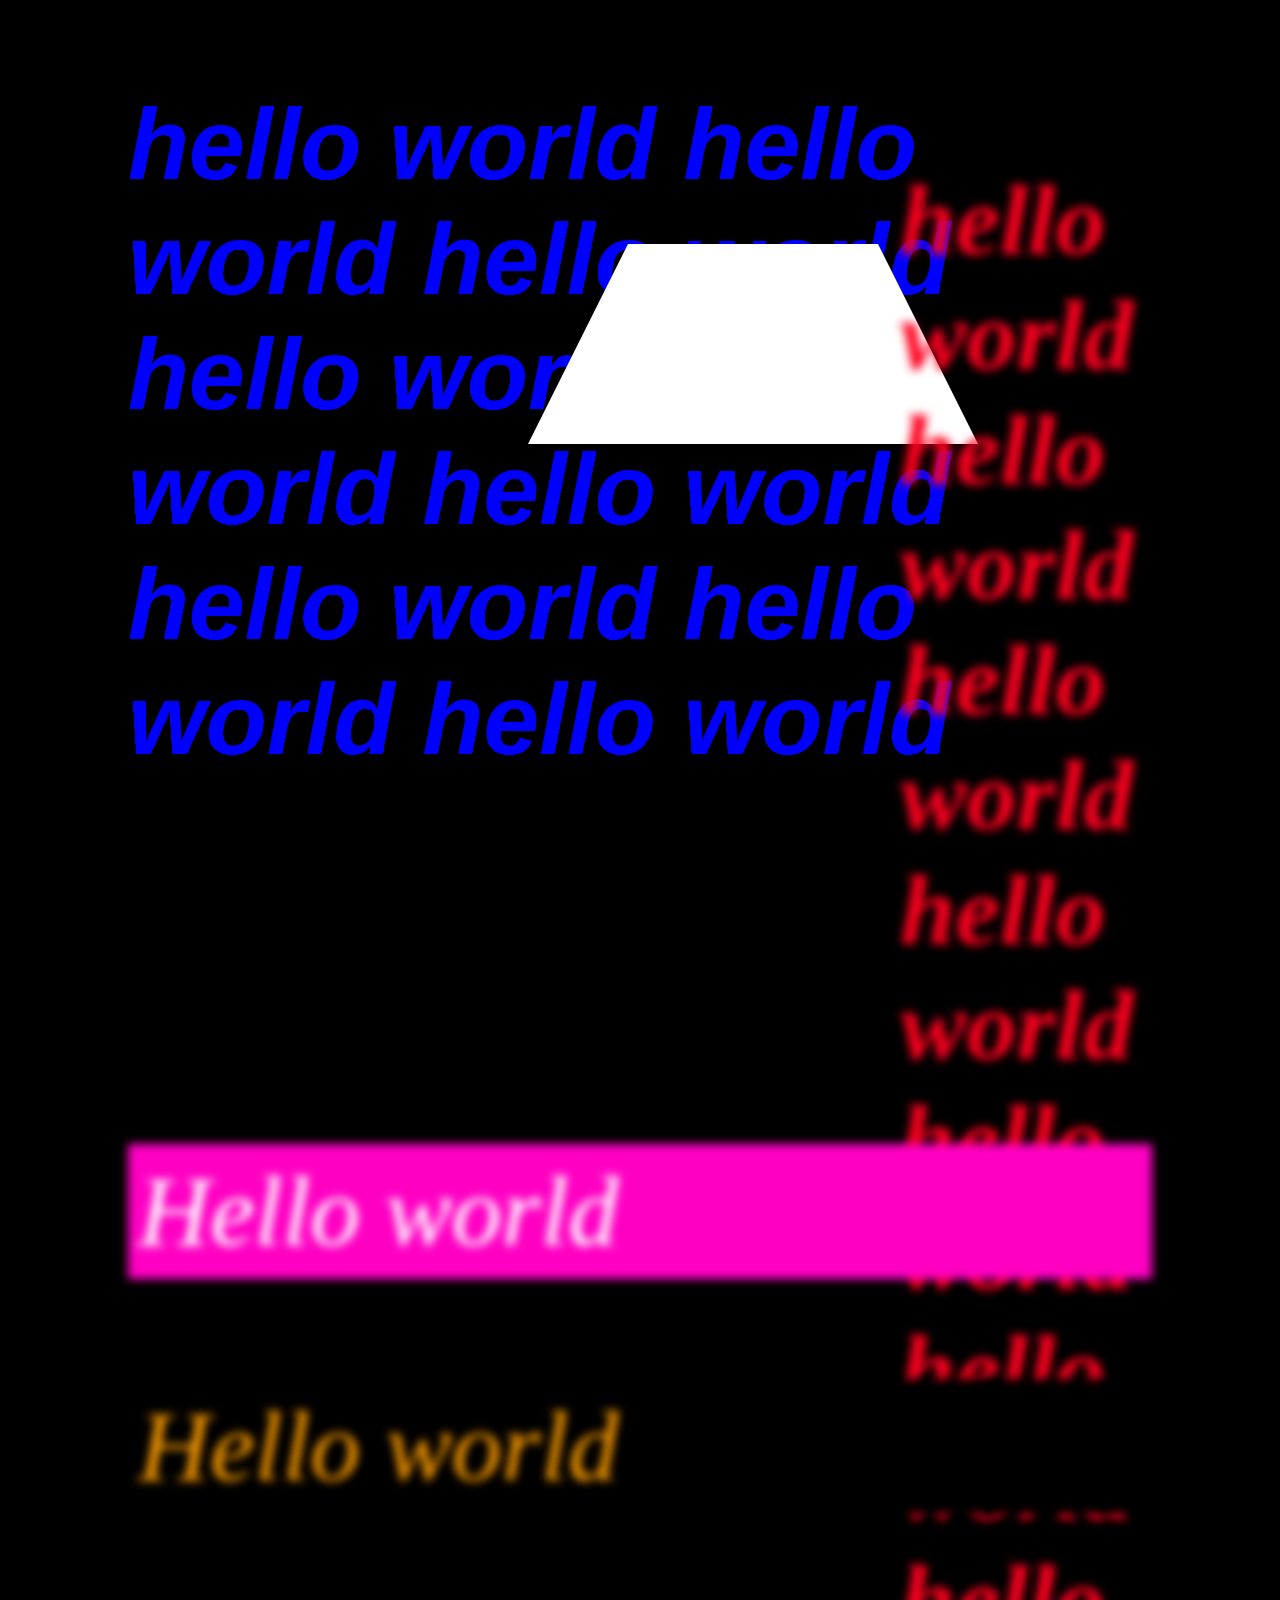
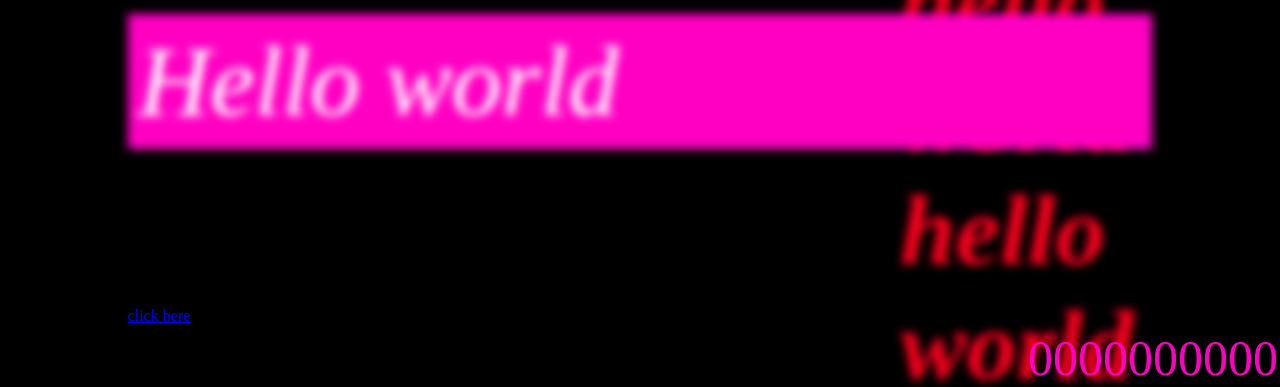
<file: 05_11_24.html>
<!DOCTYPE html>
<html lang="en">
<head>
    <meta charset="UTF-8">
    <meta name="viewport" content="width=device-width, initial-scale=1.0">
    <title>Document</title>
    <link rel="stylesheet" href="05_11_24.css">
</head>
<body>
    <h1>
        hello world
        hello world
        hello world
        hello world
        hello world
        hello world
        hello world
        hello world
        hello world
    </h1>
    <div class="trapezoid "></div> 
    
    <h2>
        hello world
        hello world
        hello world
        hello world
        hello world
        hello world
        hello world
        hello world
        hello world
    </h2>
    <p class="Header1">
Hello world
    </p>
    <p class="Header2">
        Hello world
            </p>   
            <p class="Header1">
                Hello world
                    </p>   
                    <div class="box"> 0000000000</div>

                    <div id="myDiv"></div>        
                    <a href="index.html">click here</a>           
</body>
</html>
</file>
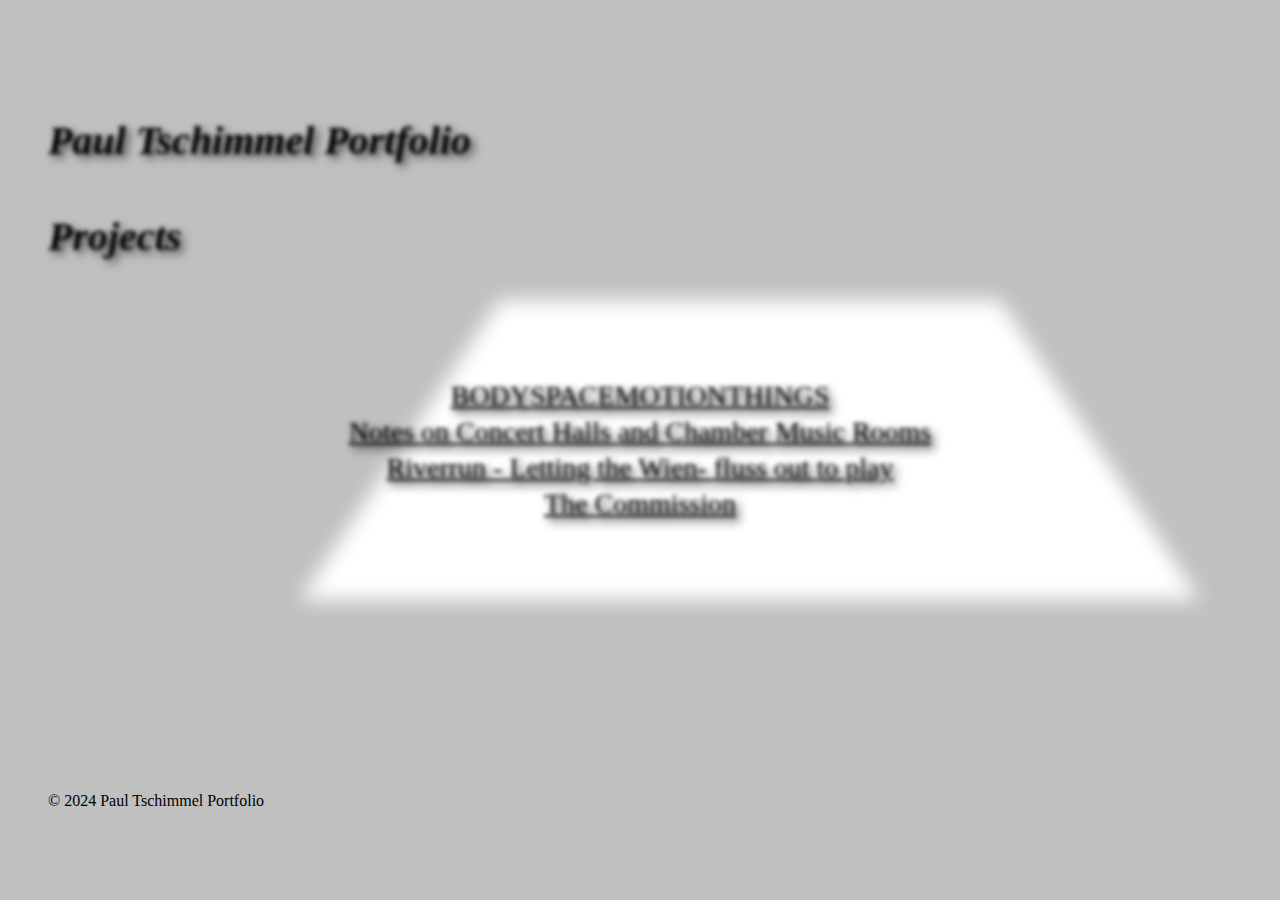
<file: Paul_Tschimmel_Midterm.html>
<!DOCTYPE html>
<html lang="en">
<head>
    <meta charset="UTF-8">
    <meta name="viewport" content="width=device-width, initial-scale=1.0">
    <title>Document</title>
    <link rel="stylesheet" href="Paul_Tschimmel_Midterm_style.css">
</head>
<body>
    <h1>Paul Tschimmel Portfolio</h1>
    <h2>Projects</h2>
    <div class="trapezoid "></div> 
    <body>
            <div class="image-text">    <table>
                <tr>
                    <td>
                        <a href="Project 1.html">BODYSPACEMOTIONTHINGS</a>
                    </td>
                </tr>
                <tr>
                    <td><a href="Project 2.html">Notes on Concert Halls and
                        Chamber Music Rooms</a>
                    </td>
                </tr>
                <tr>
                    <td><a href="Project 3.html">Riverrun - Letting the Wien-
                        fluss out to play</a>
                    </td>
                </tr>
                <tr>
                    <td><a href="Project 4.html">The Commission</a>
                    </td>
                </tr>
            </table></div>
          </div>
       
 
        <div class="footer">
            &copy; 2024 Paul Tschimmel Portfolio
        </div>
    </body>
</body>
</html>
</file>
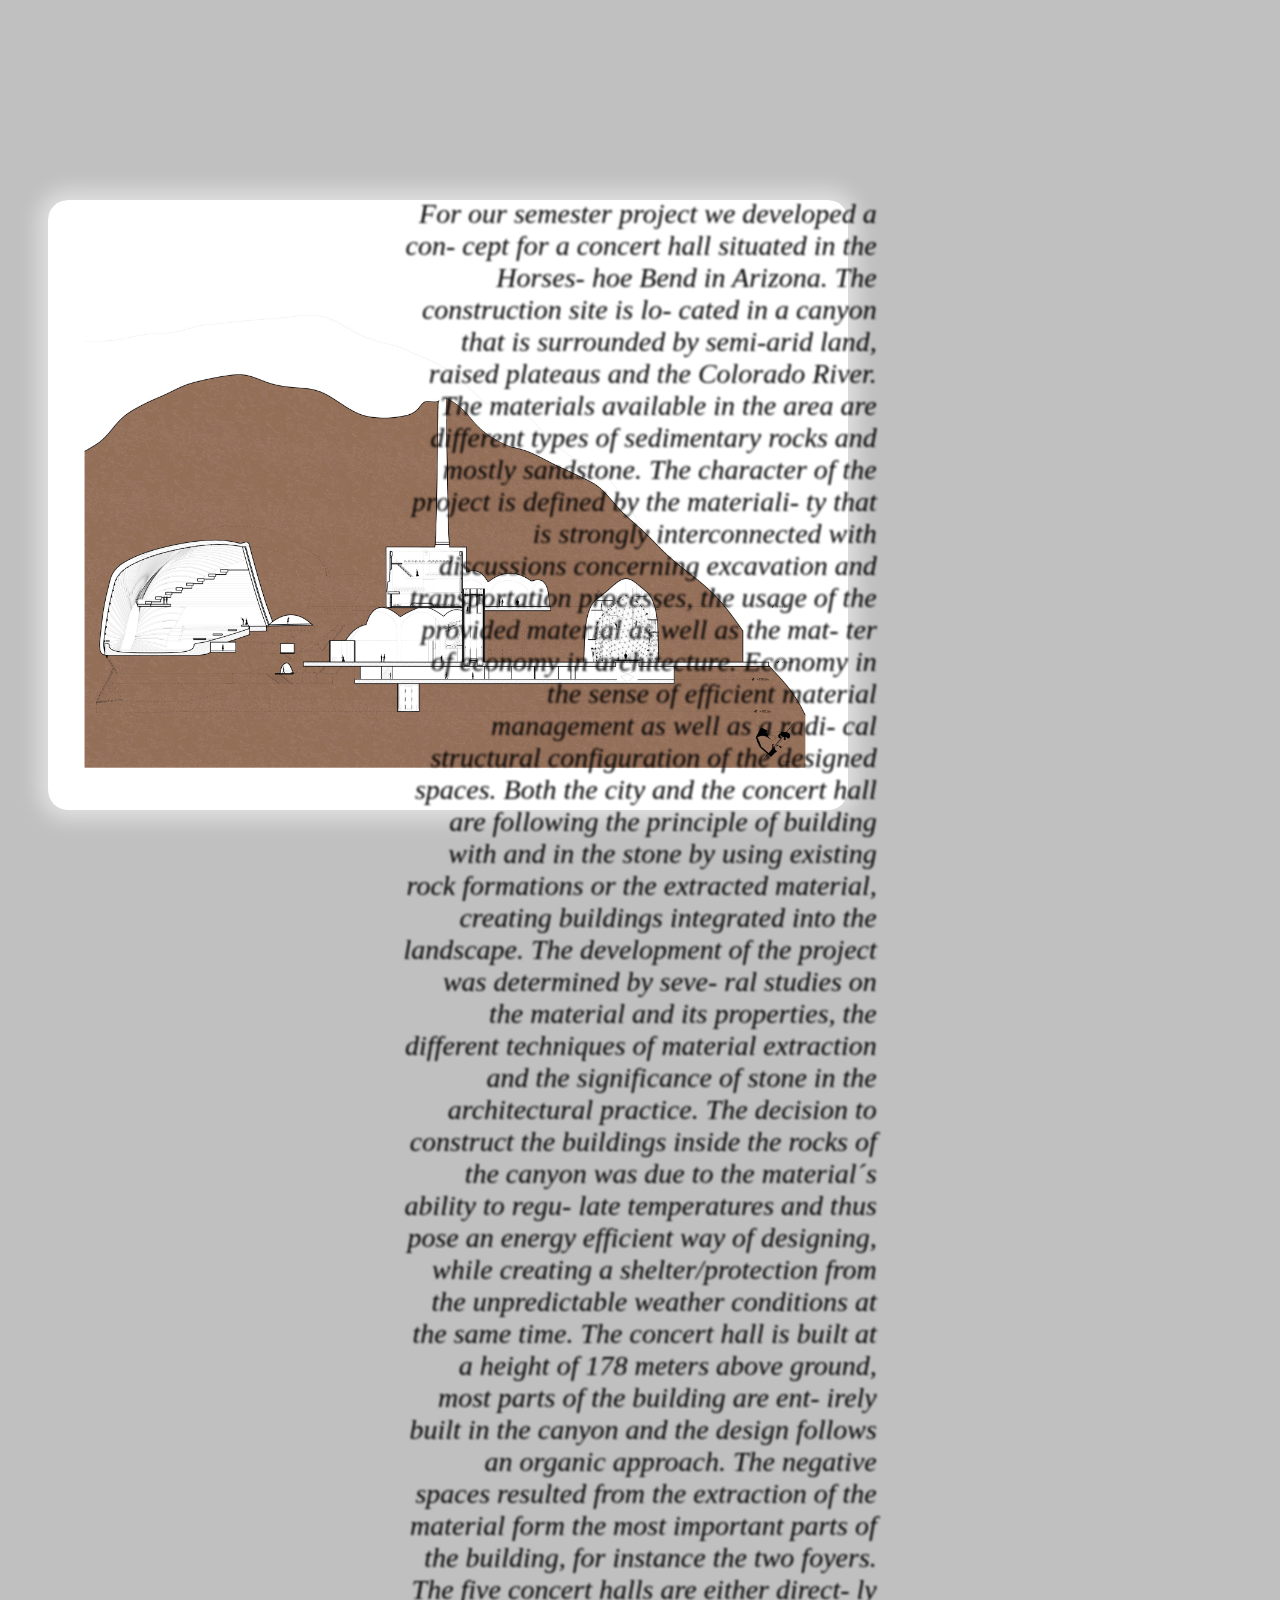
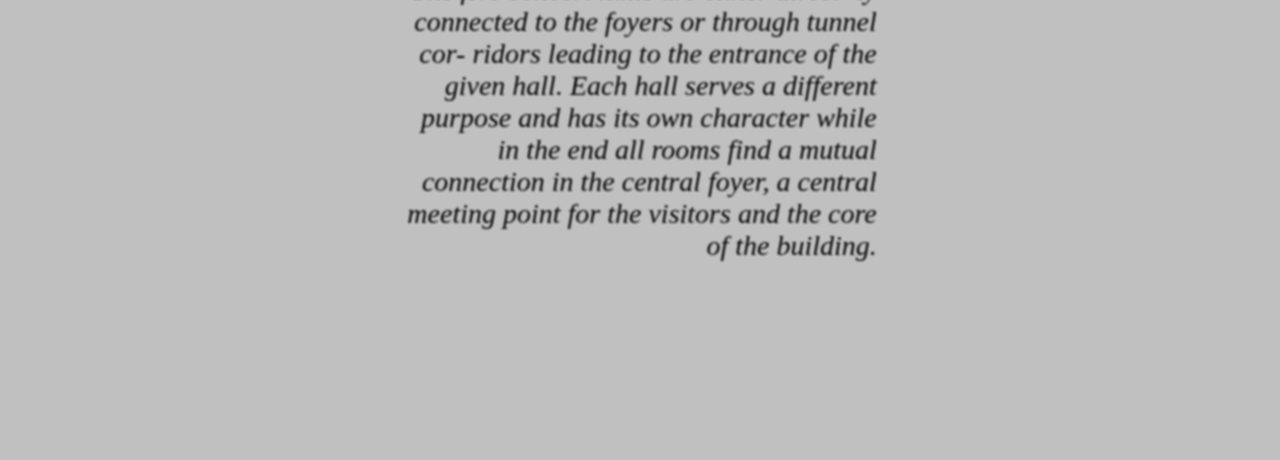
<file: Project 2.html>
<!DOCTYPE html>
<html lang="en">
<head>
    <meta charset="UTF-8">
    <meta name="viewport" content="width=device-width, initial-scale=1.0">
    <title>Document</title>
    <link rel="stylesheet" href="Paul_Tschimmel_Midterm_style.css">
</head>
<body>
    <img class="Section" src="S23_BArch2_ADP_TheCanyon_section_1.jpg" alt="section drawing of a concert house" >
    <p class="text1"> For our semester project we developed a con-
        cept for a concert hall situated in the Horses-
        hoe Bend in Arizona. The construction site is lo-
        cated in a canyon that is surrounded by semi-arid
        land, raised plateaus and the Colorado River.
        The materials available in the area are different
        types of sedimentary rocks and mostly sandstone. The
        character of the project is defined by the materiali-
        ty that is strongly interconnected with discussions
        concerning excavation and transportation processes,
        the usage of the provided material as well as the mat-
        ter of economy in architecture. Economy in the sense
        of efficient material management as well as a radi-
        cal structural configuration of the designed spaces.
        Both the city and the concert hall are following the
        principle of building with and in the stone by using
        existing rock formations or the extracted material,
        creating buildings integrated into the landscape. The
        development of the project was determined by seve-
        ral studies on the material and its properties, the
        different techniques of material extraction and the
        significance of stone in the architectural practice.
        The decision to construct the buildings inside the rocks
        of the canyon was due to the material´s ability to regu-
        late temperatures and thus pose an energy efficient way
        of designing, while creating a shelter/protection from
        the unpredictable weather conditions at the same time.
        The concert hall is built at a height of 178 meters
        above ground, most parts of the building are ent-
        irely built in the canyon and the design follows
        an organic approach. The negative spaces resulted
        from the extraction of the material form the most
        important parts of the building, for instance the
        two foyers. The five concert halls are either direct-
        ly connected to the foyers or through tunnel cor-
        ridors leading to the entrance of the given hall.
        Each hall serves a different purpose and has its own
        character while in the end all rooms find a mutual
        connection in the central foyer, a central meeting
        point for the visitors and the core of the building.
    </p>
</body>
</html>
</file>
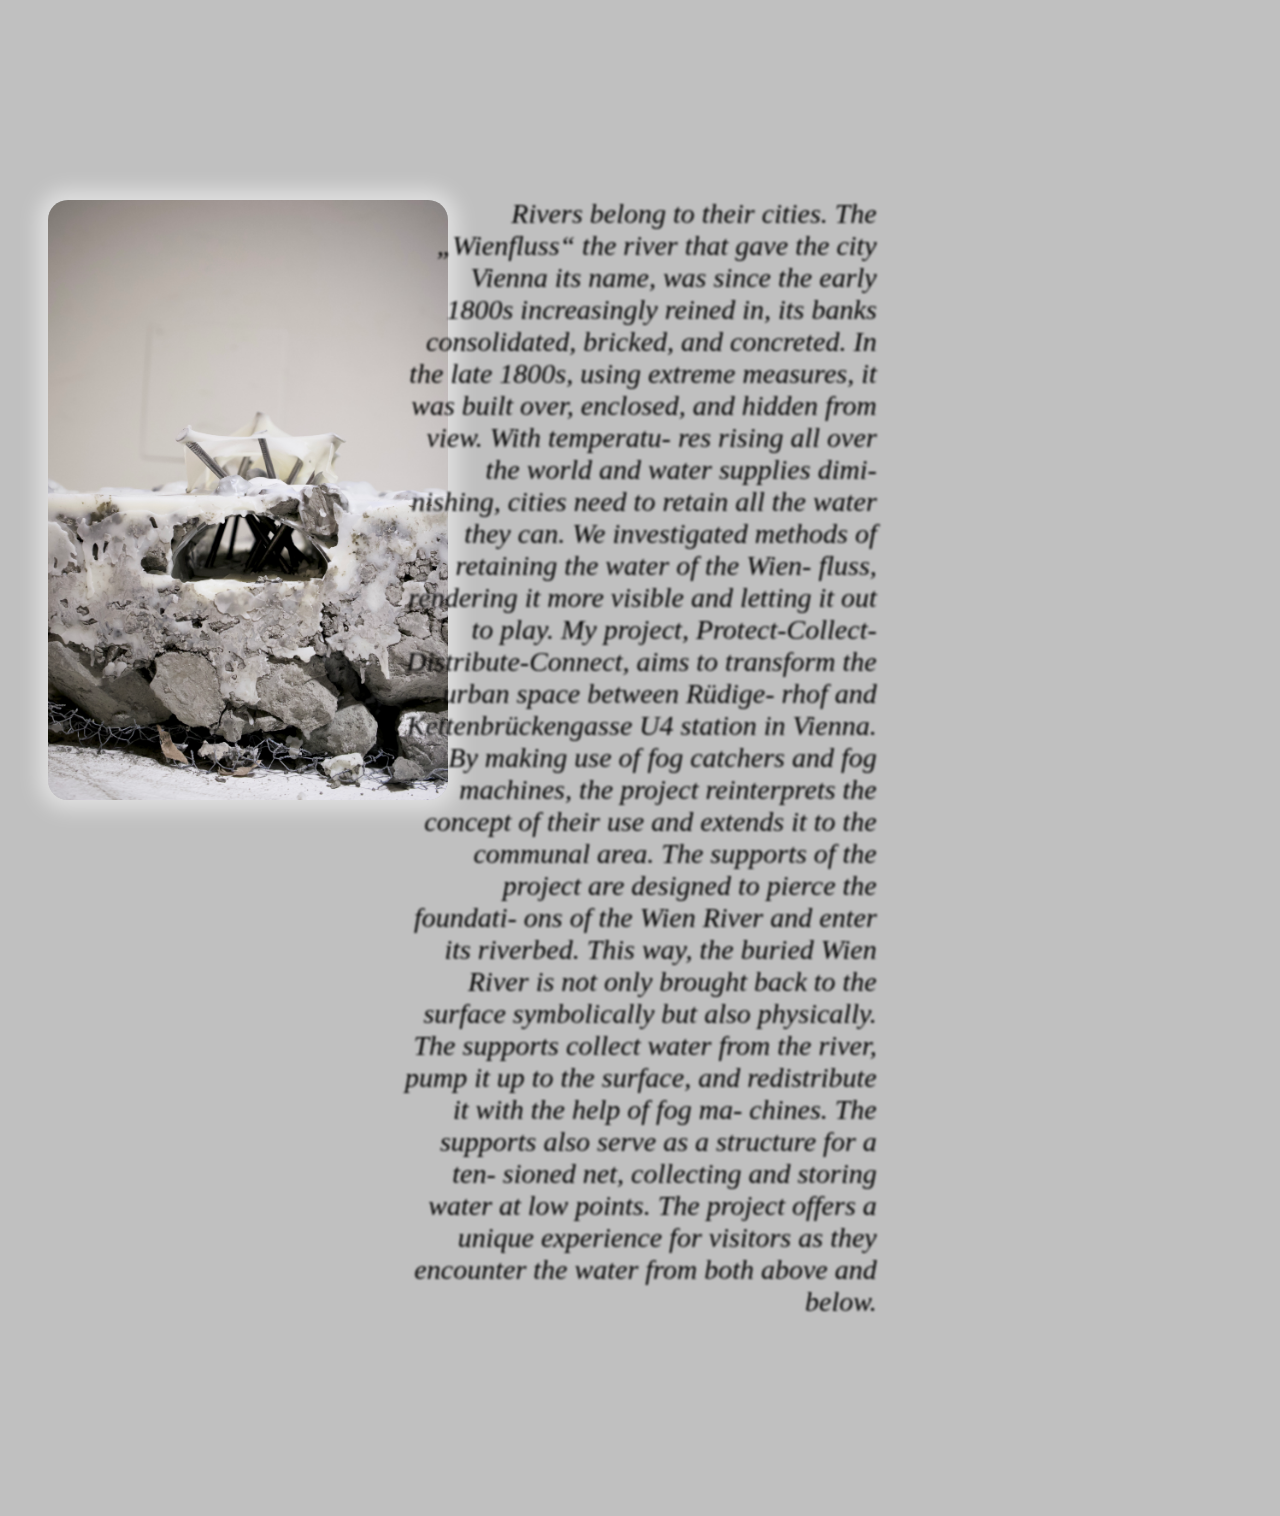
<file: Project 3.html>
<!DOCTYPE html>
<html lang="en">
<head>
    <meta charset="UTF-8">
    <meta name="viewport" content="width=device-width, initial-scale=1.0">
    <title>Document</title>
    <link rel="stylesheet" href="Paul_Tschimmel_Midterm_style.css">
</head>
<body>
    <img class="model" src="Model_bild.JPG" alt="picture of model" >
    <p class="text1"> Rivers belong to their cities.
        The „Wienfluss“ the river that gave the city Vienna its
        name, was since the early 1800s increasingly reined
        in, its banks consolidated, bricked, and concreted. In
        the late 1800s, using extreme measures, it was built
        over, enclosed, and hidden from view. With temperatu-
        res rising all over the world and water supplies dimi-
        nishing, cities need to retain all the water they can.
        We investigated methods of retaining the water of the Wien-
        fluss, rendering it more visible and letting it out to play.
        My project, Protect-Collect-Distribute-Connect,
        aims to transform the urban space between Rüdige-
        rhof and Kettenbrückengasse U4 station in Vienna.
        By making use of fog catchers and fog machines, the
        project reinterprets the concept of their use and
        extends it to the communal area. The supports of
        the project are designed to pierce the foundati-
        ons of the Wien River and enter its riverbed. This
        way, the buried Wien River is not only brought back
        to the surface symbolically but also physically.
        The supports collect water from the river, pump it up to
        the surface, and redistribute it with the help of fog ma-
        chines. The supports also serve as a structure for a ten-
        sioned net, collecting and storing water at low points.
        The project offers a unique experience for visitors
        as they encounter the water from both above and below.
    </p>
</body>
</html>
</file>
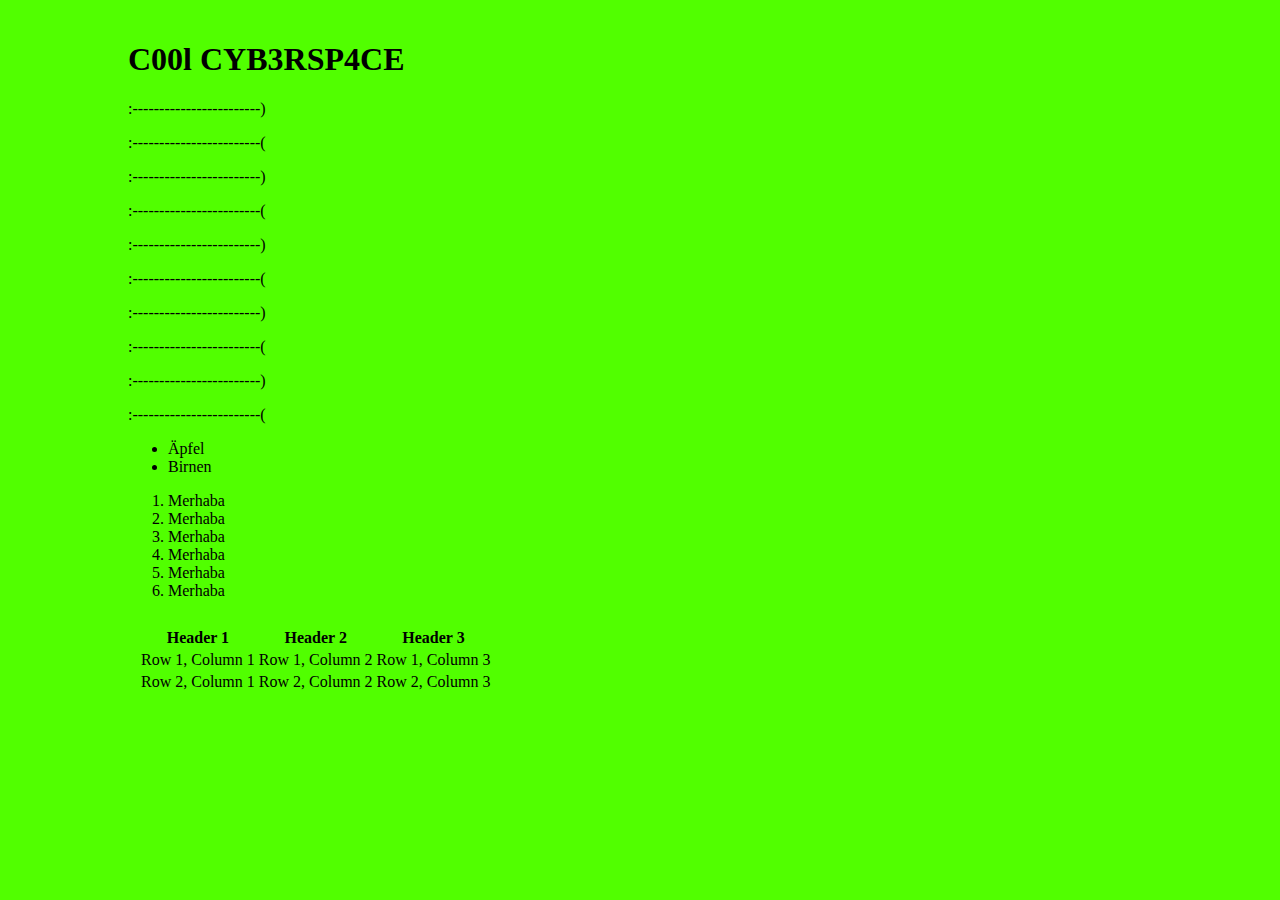
<file: Second Project.html>
<!DOCTYPE html>
<html lang="en">
<head>
    <meta charset="UTF-8">
    <meta name="viewport" content="width=device-width, initial-scale=1.0">
    <title>PaulsWebsite</title>
    <link rel="stylesheet" href="style.css">
</head>
<body>
    <h1>C00l CYB3RSP4CE</h1>
    <p>:------------------------)</p>
    <p>:------------------------(</p>
    <p>:------------------------)</p>
    <p>:------------------------(</p>
    <p>:------------------------)</p>
    <p>:------------------------(</p>
    <p>:------------------------)</p>
    <p>:------------------------(</p>
    <p>:------------------------)</p>
    <p>:------------------------(</p>
    <ul>
        <li>Äpfel</li>
        <li>Birnen</li>
    </ul>
    <ol>
        <li>Merhaba</li>
        <li>Merhaba</li>
        <li>Merhaba</li>
        <li>Merhaba</li>
        <li>Merhaba</li>
        <li>Merhaba</li>
    </ol>
    <table>
        <tr>
            <th>Header 1</th>
            <th>Header 2</th>
            <th>Header 3</th>
        </tr>
        <tr>
            <td>Row 1, Column 1</td>
            <td>Row 1, Column 2</td>
            <td>Row 1, Column 3</td>
        </tr>
        <tr>
            <td>Row 2, Column 1</td>
            <td>Row 2, Column 2</td>
            <td>Row 2, Column 3</td>
        </tr>
    </table>
</body>
</html>
</file>
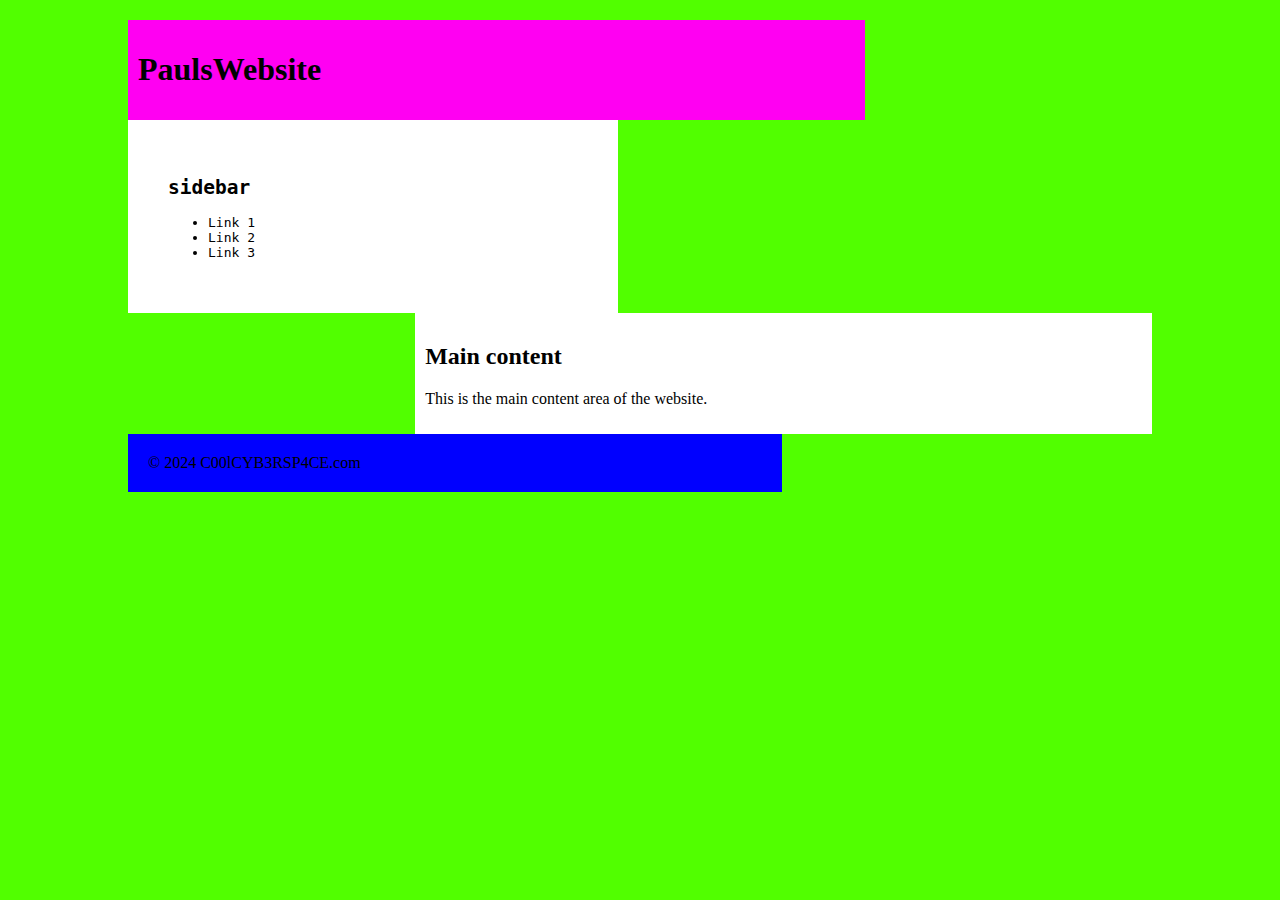
<file: Third Project.html>
<!DOCTYPE html>
<html lang="en">
<head>
    <meta charset="UTF-8">
    <meta name="viewport" content="width=device-width, initial-scale=1.0">
    <title>Document</title>
    <link rel="stylesheet" href="style.css">
</head>
<body>
    
    <div class="container">
        <div class="header">
            <h1>PaulsWebsite</h1>
        </div>
        <div class="sidebar">
            <h2>sidebar</h2>
            <ul>
                <li>Link 1</li>
                <li>Link 2</li>
                <li>Link 3</li>
            </ul>
        </div>
        <div class="main-content">
            <h2>Main content</h2>
            <p>This is the main content area of the website.</p>
        </div>
        <div class="footer">
            &copy; 2024 C00lCYB3RSP4CE.com
        </div>
    </div>

</body>
</html>
</file>
<file: 05_11_24.css>
body{
    width: 80%;
    margin: 0 auto;
    background-color: #000000;
    padding: 20px;
}

h1{
    color: rgb(8, 0, 255);
    font-style: italic;
    font-size: 100px;
    filter: contrast(10);
    text-shadow: 0 1px 0 #17202A, 0 2px 0 #17202A,
    0 7px 0 #17202A, 0 8px 0 #17202A,
    0 11px 0 #17202A, 0 12px 0 #17202A;
    font-family: Impact, Haettenschweiler, 'Arial Narrow Bold', sans-serif;
    
}
h2 {
    color: rgb(255, 0, 30);
    font-style: italic;
    font-size: 100px;
    filter: contrast(10);
    filter: blur(5px);
    font-family: cursive;
    position: fixed;
    top: 80px;
    left: 900px;
}
.Header1 {
    color: rgb(255, 255, 255);
    font-style: italic;
    font-size: 100px;
    filter: contrast(10);
    filter: blur(5px);
    font-family: cursive;
    background-color: #ff00c3;
    padding: 10px; 
}
.Header2 {
    color: rgb(255, 157, 0);
    font-style: italic;
    font-size: 100px;
    filter: contrast(10);
    filter: blur(5px);
    font-family: cursive;
    background-color: #000000;
    padding: 10px; 
}
.box{
    position: relative;
    top: 80px;
    left: 900px;
    font-size: 50px;
    color: #ff00c3;

}
.trapezoid {
    border-bottom: 200px solid #ffffff;
    border-left: 100px solid transparent;
    border-right: 100px solid transparent;
    height: 0;
    width: 250px;
    position: relative;
    left: 400px;
    bottom: 600px;
 

}
#myDiv{
    font-size: 16px;
    background-color: bisque;
}
</file>
<file: Paul_Tschimmel_Midterm_style.css>
body{
    padding: 40px;
    background-color: rgb(192, 192, 192);

    
}


.render_trees{
    position: fixed;
      display: inline-block;
      width: 300px;
      height: auto;
      box-shadow: 0 0 20px 10px rgba(255, 255, 255, 0.5); 
      border-radius: 20px; 
    width: 600px;
    top:200px;

}

.text1{
position: relative;
font-family:cursive;
font-style: italic;
font-size: 28px;
text-align: right;
margin: 150px auto;
width: 40%;
color: hsl(0, 0%, 0%);
filter: blur(1px);
}

.Section{
  position: fixed;
  display: inline-block;
  width: 300px;
  height: auto;
  box-shadow: 0 0 20px 10px rgba(255, 255, 255, 0.5); 
  border-radius: 20px; 
    width: 800px;
    top:200px;
}

.model{
  position: fixed;
  display: inline-block;
  width: 300px;
  height: auto;
  box-shadow: 0 0 20px 10px rgba(255, 255, 255, 0.5); 
  border-radius: 20px; 
    width: 400px;
    top:200px;
}

.render_hut{
  position: fixed;
  display: inline-block;
  width: 300px;
  height: auto;
  box-shadow: 0 0 20px 10px rgba(255, 255, 255, 0.5); 
  border-radius: 20px; 
    width: 800px;
    top:200px;
}
  .image-text {
    position: absolute;
    top: 50%;
    left: 50%;
    transform: translate(-50%, -50%);
    font-family: cursive;
    font-size: 28px;
    font-weight: italic;
    filter: blur(2px);
    text-align: center;
    text-shadow: 4px 4px 8px rgb(0, 0, 0);
    

  }
  a{
    color: rgb(0, 0, 0);
  }

  .footer{
    position: absolute;
    bottom: 10%;
  }

  h1{
    position: absolute;
    top: 10%;
    font-family:cursive;
    font-style: italic;
    font-size: 40px;
    text-shadow: 4px 4px 8px rgba(0, 0, 0, 0.7);
    filter: blur(2px);
  }

  h2{
    position: absolute;
    top: 20%;
    font-family:cursive;
    font-style: italic;
    font-size: 40px;
    text-shadow: 4px 4px 8px rgba(0, 0, 0, 0.7);
    filter: blur(2px);
  }

  .trapezoid {
   
    border-bottom: 300px solid #ffffff;
    border-left: 200px solid transparent;
    border-right: 200px solid transparent;
    height: 0;
    width: 500px;
    position: relative;
    left: 300px;
   top: 300px;
   position: fixed;
  filter: blur(10px);

  }
</file>
<file: style.css>
body{
    width: 80%;
    margin: 0 auto;
    background-color: #51ff00;
    padding: 20px;
}

table {
    background-color: #0011ff
    color( #fff);
    padding: 10px;
}
.header {
    width: 70%;
    float: none;
    background-color: #ff00f2;
    padding: 10px; 
}
.main-content {
    width: 70%;
    float: right;
    background-color: #ffffff;
    padding: 10px;
}

.footer {
    width: 60%;
    margin: 0 auto;
    float: left;
    background-color: #0000ff;
    padding: 20px; 
}

.sidebar{
    width: 40%;
    margin: 0 auto;
    float: left;
    background-color: #ffffff;
    padding: 40px; 
    font-family: monospace;
}
</file>
